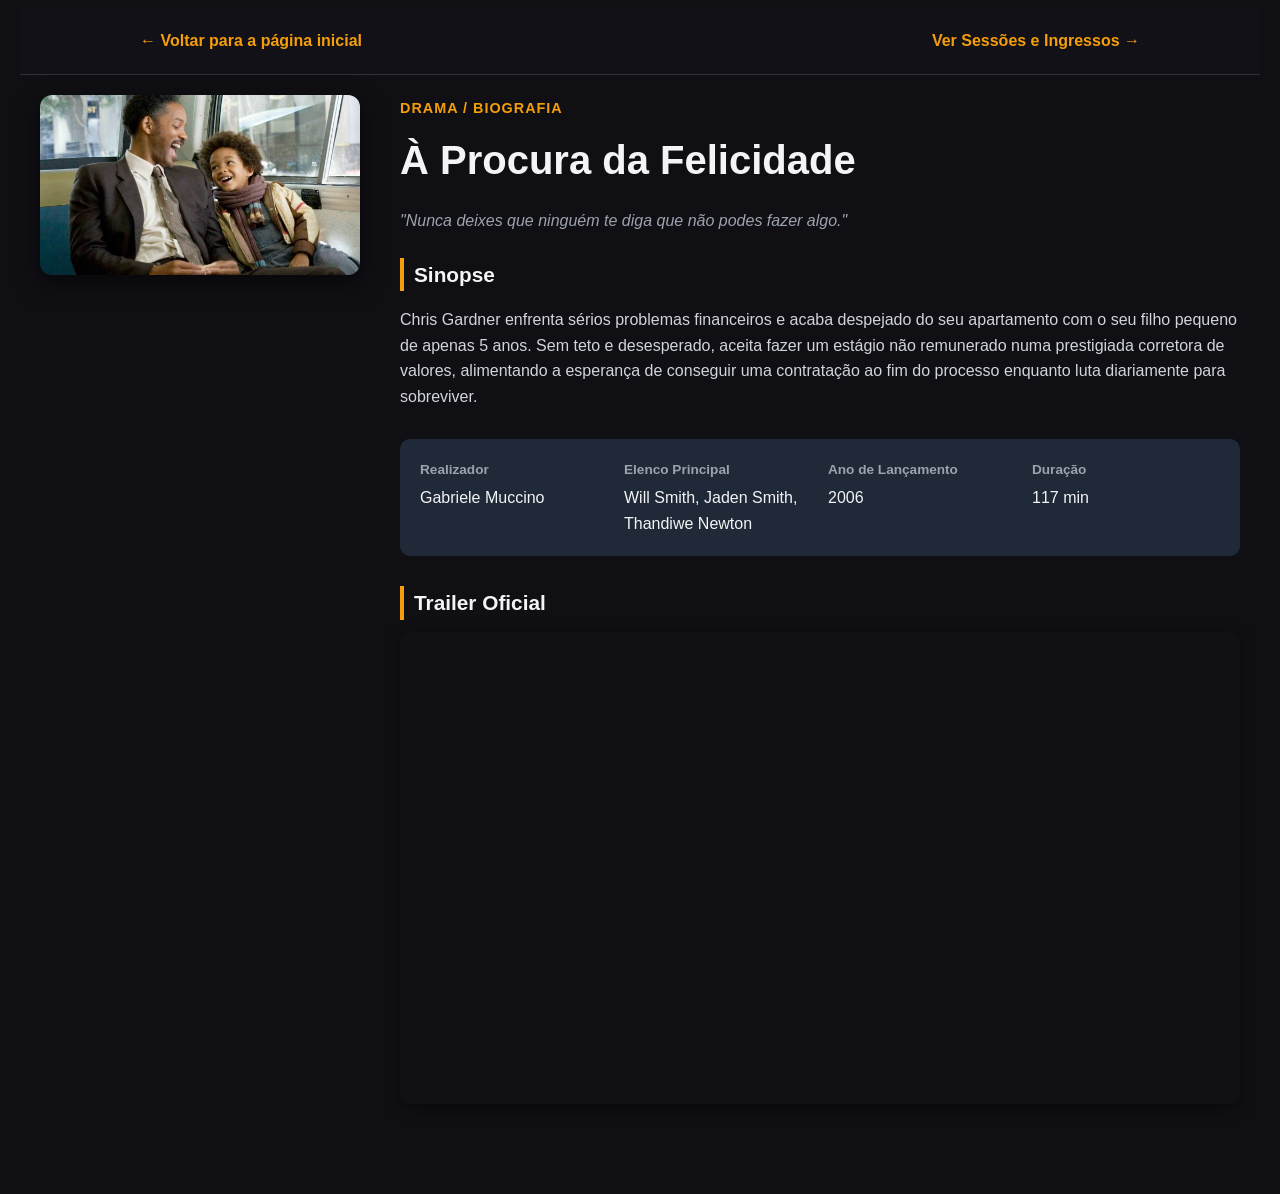
<file: caminhos.html>
<!DOCTYPE html>
<html lang="pt-BR">

<head>
    <meta charset="UTF-8">
    <meta name="viewport" content="width=device-width, initial-scale=1.0">
    <title>Cinemundo - À Procura da Felicidade</title>
    <link rel="stylesheet" href="css/global.css">
    <link rel="stylesheet" href="css/filmes.css">
</head>

<body>

    <!-- Cabeçalho / Botão de Voltar -->
    <header class="header-interno">
        <a href="index.html" class="btn-voltar">&larr; Voltar para a página inicial</a>
        <a href="filmes.html" class="btn-voltar" btn-direita">Ver Sessões e Ingressos &rarr;</a>
    </header>

    <!-- Contentor Principal do Filme -->
    <main class="detalhes-filme-container">

        <!-- Capa do Filme -->
        <div class="capa-filme">
            <img src="img/filme3.jpg" alt="Poster de À Procura da Felicidade">
        </div>

        <!-- Informações do Filme -->
        <section class="info-filme">
            <span class="genero">Drama / Biografia</span>
            <h1>À Procura da Felicidade</h1>
            <p class="tagline">"Nunca deixes que ninguém te diga que não podes fazer algo."</p>

            <!-- Sinopse -->
            <div class="bloco-sinopse">
                <h3>Sinopse</h3>
                <p>
                    Chris Gardner enfrenta sérios problemas financeiros e acaba despejado do seu apartamento com o seu
                    filho pequeno de apenas 5 anos. Sem teto e desesperado, aceita fazer um estágio não remunerado numa
                    prestigiada corretora de valores, alimentando a esperança de conseguir uma contratação ao fim do
                    processo enquanto luta diariamente para sobreviver.
                </p>
            </div>

            <!-- Ficha Técnica -->
            <div class="ficha-tecnica">
                <div class="item-tecnico">
                    <strong>Realizador</strong>
                    <span>Gabriele Muccino</span>
                </div>
                <div class="item-tecnico">
                    <strong>Elenco Principal</strong>
                    <span>Will Smith, Jaden Smith, Thandiwe Newton</span>
                </div>
                <div class="item-tecnico">
                    <strong>Ano de Lançamento</strong>
                    <span>2006</span>
                </div>
                <div class="item-tecnico">
                    <strong>Duração</strong>
                    <span>117 min</span>
                </div>
            </div>

            <!-- Trailer Oficial (YouTube) -->
            <div class="bloco-video">
                <h3>Trailer Oficial</h3>
                <div class="video-container">
                    <iframe src="https://www.youtube.com/embed/dOLlJ2s9dNk" title="Trailer À Procura da Felicidade"
                        frameborder="0"
                        allow="accelerometer; autoplay; clipboard-write; encrypted-media; gyroscope; picture-in-picture; web-share"
                        allowfullscreen>
                    </iframe>
                </div>
            </div>

        </section>

    </main>

</body>

</html>
</file>
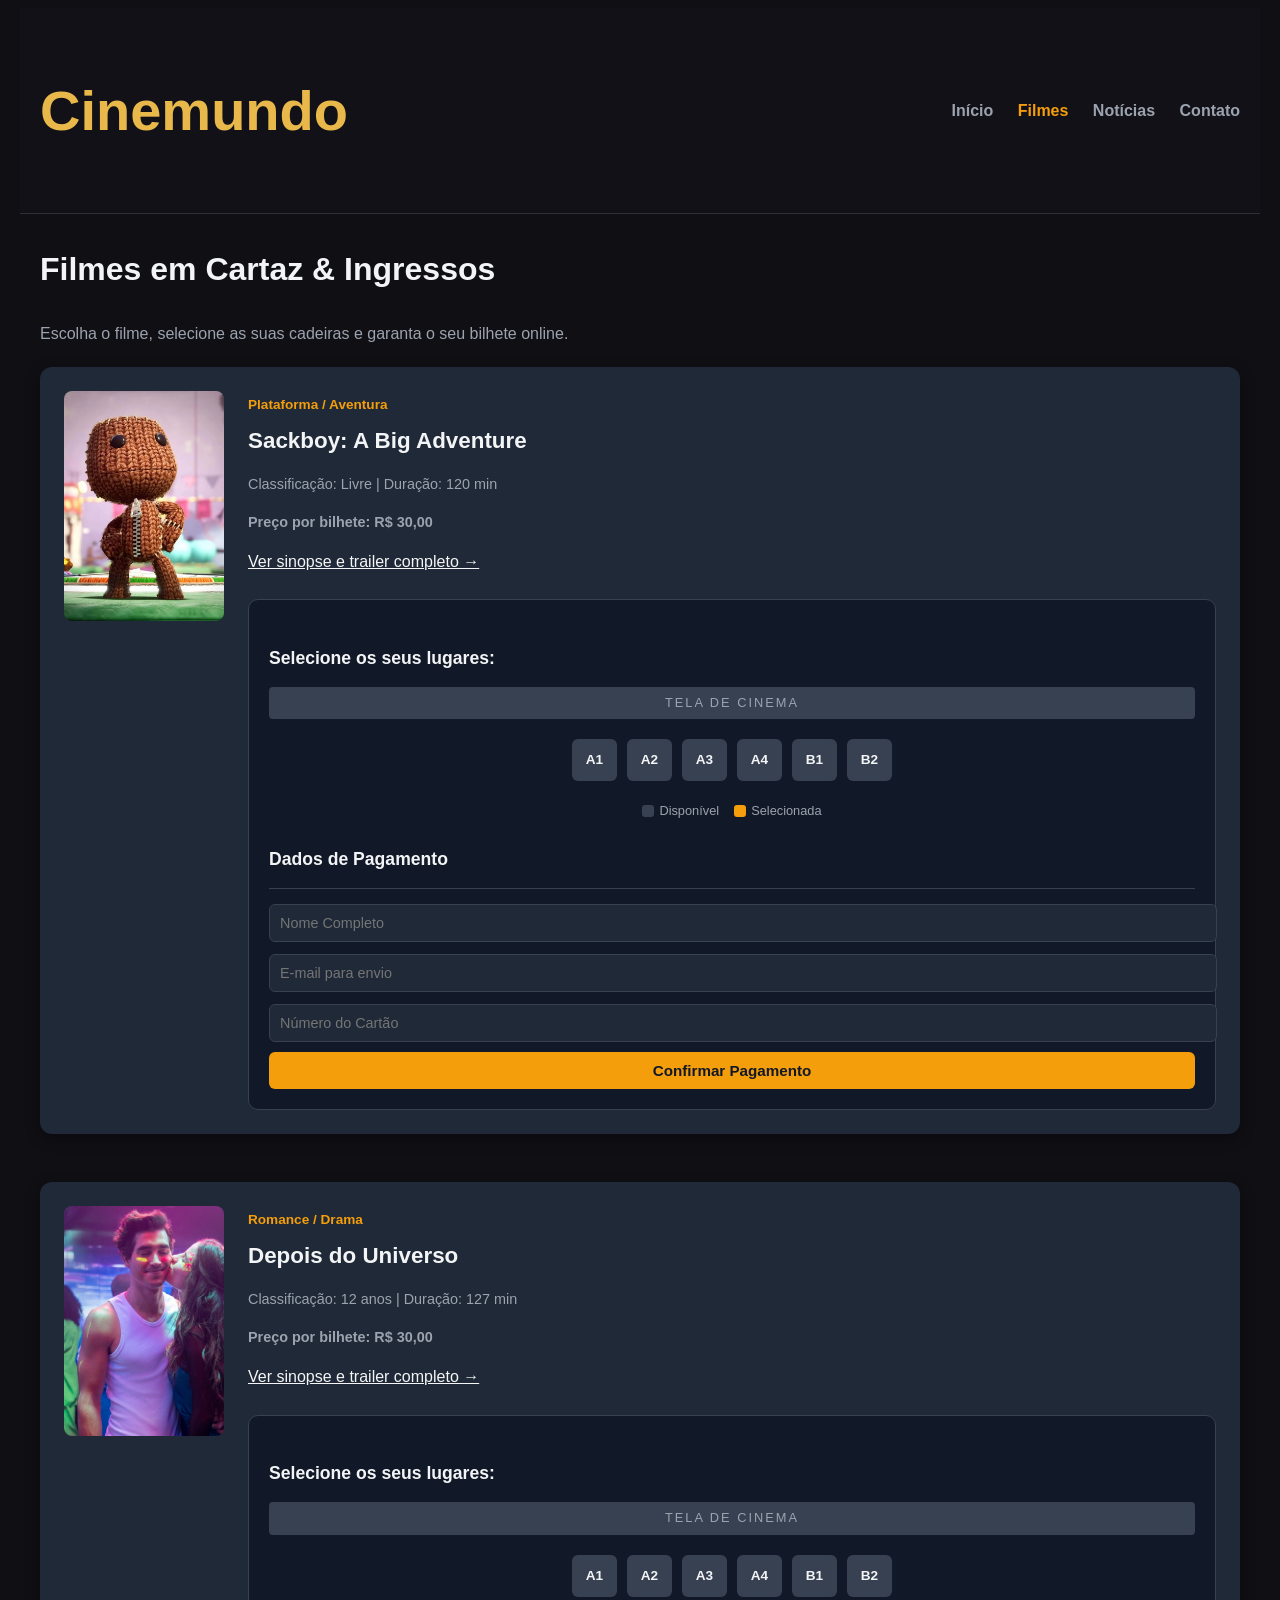
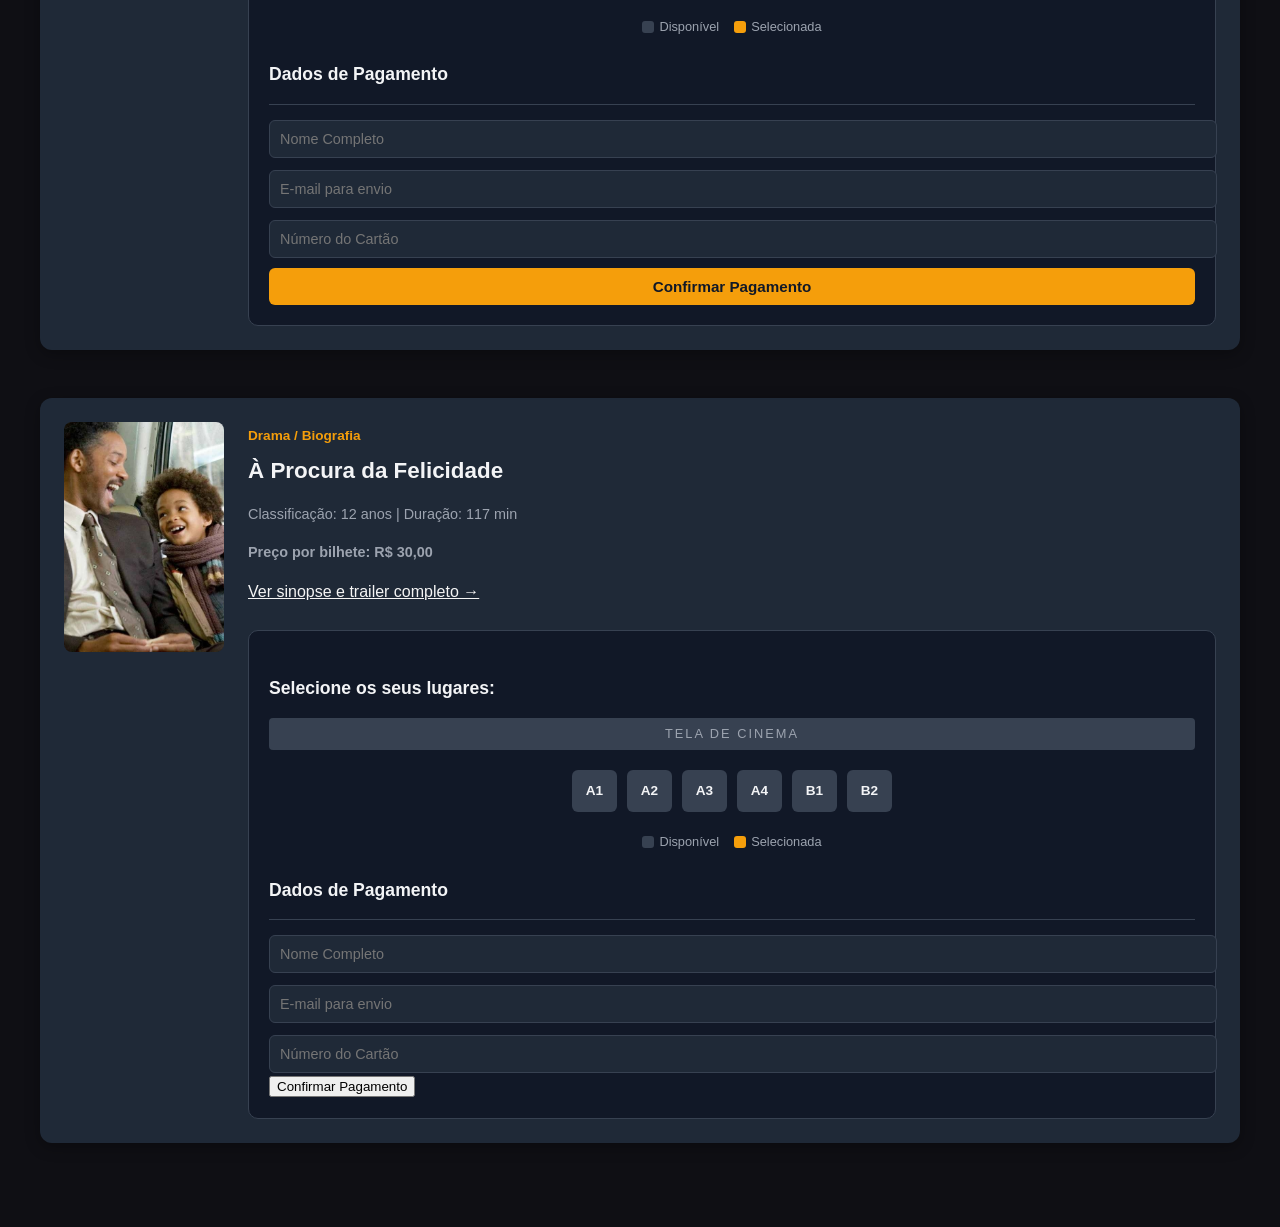
<file: filmes.html>
<!DOCTYPE html>
<html lang="pt-BR">

<head>
    <meta charset="UTF-8">
    <meta name="viewport" content="width=device-width, initial-scale=1.0">
    <title>Cinemundo - Filmes & Ingressos</title>
    <link rel="stylesheet" href="css/global.css">
    <link rel="stylesheet" href="css/home.css">
    <link rel="stylesheet" href="css/filmes.css">
</head>

<body>

    <!-- Cabeçalho com Navegação -->
    <header class="topo-site">
        <div class="logo">
            <h1>Cinemundo</h1>
        </div>
        <nav class="menu-navegacao">
            <a href="index.html">Início</a>
            <a href="filmes.html" class="ativo">Filmes</a>
            <a href="noticias.html">Notícias</a>
            <a href="contato.html">Contato</a>
        </nav>
    </header>

    <main class="container-principal">

        <section class="titulo-pagina">
            <h2>Filmes em Cartaz & Ingressos</h2>
            <p>Escolha o filme, selecione as suas cadeiras e garanta o seu bilhete online.</p>
        </section>

        <!-- Lista de Filmes com Cadeiras e Pagamento -->
        <section class="lista-programacao">

            <!-- Filme 1: Sackboy -->
            <article class="card-programacao-completo">
                <img src="img/filme1.webp" alt="Sackboy: A Big Adventure">
                <div class="detalhes-programacao">
                    <span class="genero">Plataforma / Aventura</span>
                    <h3>Sackboy: A Big Adventure</h3>
                    <p>Classificação: Livre | Duração: 120 min</p>
                    <p class="preco-ingresso">Preço por bilhete: R$ 30,00</p>
                    <a href="jornada.html" class="link-detalhes-extra">Ver sinopse e trailer completo &rarr;</a>

                    <!-- Escolha de Cadeiras (Sem JS) -->
                    <div class="seccao-cadeiras">
                        <h4>Selecione os seus lugares:</h4>
                        <div class="ecra-cinema">TELA DE CINEMA</div>

                        <div class="grelha-cadeiras">
                            <input type="checkbox" id="s1-a1"><label for="s1-a1">A1</label>
                            <input type="checkbox" id="s1-a2"><label for="s1-a2">A2</label>
                            <input type="checkbox" id="s1-a3"><label for="s1-a3">A3</label>
                            <input type="checkbox" id="s1-a4"><label for="s1-a4">A4</label>
                            <input type="checkbox" id="s1-b1"><label for="s1-b1">B1</label>
                            <input type="checkbox" id="s1-b2"><label for="s1-b2">B2</label>
                        </div>

                        <div class="legenda-cadeiras">
                            <div class="legenda-item"><span class="cor-disponivel"></span> Disponível</div>
                            <div class="legenda-item"><span class="cor-selecionada"></span> Selecionada</div>
                        </div>

                        <!-- Formulário de Pagamento -->
                        <div class="card-checkout">
                            <h4>Dados de Pagamento</h4>
                            <form action="#sucesso-pagamento" class="form-pagamento">
                                <input type="text" placeholder="Nome Completo" required>
                                <input type="email" placeholder="E-mail para envio" required>
                                <input type="text" placeholder="Número do Cartão" required>
                            </form>
                             <button type="button" class="btn-comprar"
                                    onclick="this.nextElementSibling.style.display='block'">Confirmar Pagamento</button>
                            <div class="mensagem-sucesso"
                                style="display: none; margin-top: 10px; color: #34d399; font-weight: 600;">
                                🎉 Pagamento aprovado com sucesso!
                            </div>
                        </div>
                    </div>
                </div>

                </div>
            </article>

            <!-- Filme 2: Depois do Universo -->
            <article class="card-programacao-completo">
                <img src="img/filme2.jpg" alt="Depois do Universo">
                <div class="detalhes-programacao">
                    <span class="genero">Romance / Drama</span>
                    <h3>Depois do Universo</h3>
                    <p>Classificação: 12 anos | Duração: 127 min</p>
                    <p class="preco-ingresso">Preço por bilhete: R$ 30,00</p>
                    <a href="universo.html" class="link-detalhes-extra">Ver sinopse e trailer completo &rarr;</a>

                    <div class="seccao-cadeiras">
                        <h4>Selecione os seus lugares:</h4>
                        <div class="ecra-cinema">TELA DE CINEMA</div>

                        <div class="grelha-cadeiras">
                            <input type="checkbox" id="s2-a1"><label for="s2-a1">A1</label>
                            <input type="checkbox" id="s2-a2"><label for="s2-a2">A2</label>
                            <input type="checkbox" id="s2-a3"><label for="s2-a3">A3</label>
                            <input type="checkbox" id="s2-a4"><label for="s2-a4">A4</label>
                            <input type="checkbox" id="s2-b1"><label for="s2-b1">B1</label>
                            <input type="checkbox" id="s2-b2"><label for="s2-b2">B2</label>
                        </div>

                        <div class="legenda-cadeiras">
                            <div class="legenda-item"><span class="cor-disponivel"></span> Disponível</div>
                            <div class="legenda-item"><span class="cor-selecionada"></span> Selecionada</div>
                        </div>

                        <div class="card-checkout">
                            <h4>Dados de Pagamento</h4>
                            <form action="#sucesso-pagamento" class="form-pagamento">
                                <input type="text" placeholder="Nome Completo" required>
                                <input type="email" placeholder="E-mail para envio" required>
                                <input type="text" placeholder="Número do Cartão" required>
                            </form>
                             <button type="button" class="btn-comprar"
                                    onclick="this.nextElementSibling.style.display='block'">Confirmar Pagamento</button>
                            <div class="mensagem-sucesso"
                                style="display: none; margin-top: 10px; color: #34d399; font-weight: 600;">
                                🎉 Pagamento aprovado com sucesso!
                            </div>
                        </div>
                    </div>
                </div>

                </div>
            </article>

            <!-- Filme 3: À Procura da Felicidade -->
            <article class="card-programacao-completo">
                <img src="img/filme3.jpg" alt="À Procura da Felicidade">
                <div class="detalhes-programacao">
                    <span class="genero">Drama / Biografia</span>
                    <h3>À Procura da Felicidade</h3>
                    <p>Classificação: 12 anos | Duração: 117 min</p>
                    <p class="preco-ingresso">Preço por bilhete: R$ 30,00</p>
                    <a href="caminhos.html" class="link-detalhes-extra">Ver sinopse e trailer completo &rarr;</a>

                    <div class="seccao-cadeiras">
                        <h4>Selecione os seus lugares:</h4>
                        <div class="ecra-cinema">TELA DE CINEMA</div>

                        <div class="grelha-cadeiras">
                            <input type="checkbox" id="s3-a1"><label for="s3-a1">A1</label>
                            <input type="checkbox" id="s3-a2"><label for="s3-a2">A2</label>
                            <input type="checkbox" id="s3-a3"><label for="s3-a3">A3</label>
                            <input type="checkbox" id="s3-a4"><label for="s3-a4">A4</label>
                            <input type="checkbox" id="s3-b1"><label for="s3-b1">B1</label>
                            <input type="checkbox" id="s3-b2"><label for="s3-b2">B2</label>
                        </div>

                        <div class="legenda-cadeiras">
                            <div class="legenda-item"><span class="cor-disponivel"></span> Disponível</div>
                            <div class="legenda-item"><span class="cor-selecionada"></span> Selecionada</div>
                        </div>

                        <div class="card-checkout">
                            <h4>Dados de Pagamento</h4>
                            <form action="#sucesso-pagamento" class="form-pagamento">
                                <input type="text" placeholder="Nome Completo" required>
                                <input type="email" placeholder="E-mail para envio" required>
                                <input type="text" placeholder="Número do Cartão" required>
                            </form>
                             <button type="button" class="btn-enviar"
                                    onclick="this.nextElementSibling.style.display='block'">Confirmar Pagamento</button>
                            <div class="mensagem-sucesso"
                                style="display: none; margin-top: 10px; color: #34d399; font-weight: 600;">
                                🎉 Pagamento aprovado com sucesso!
                            </div>
                        </div>
                    </div>
                </div>

                </div>
            </article>

        </section>

    </main>

</body>

</html>
</file>
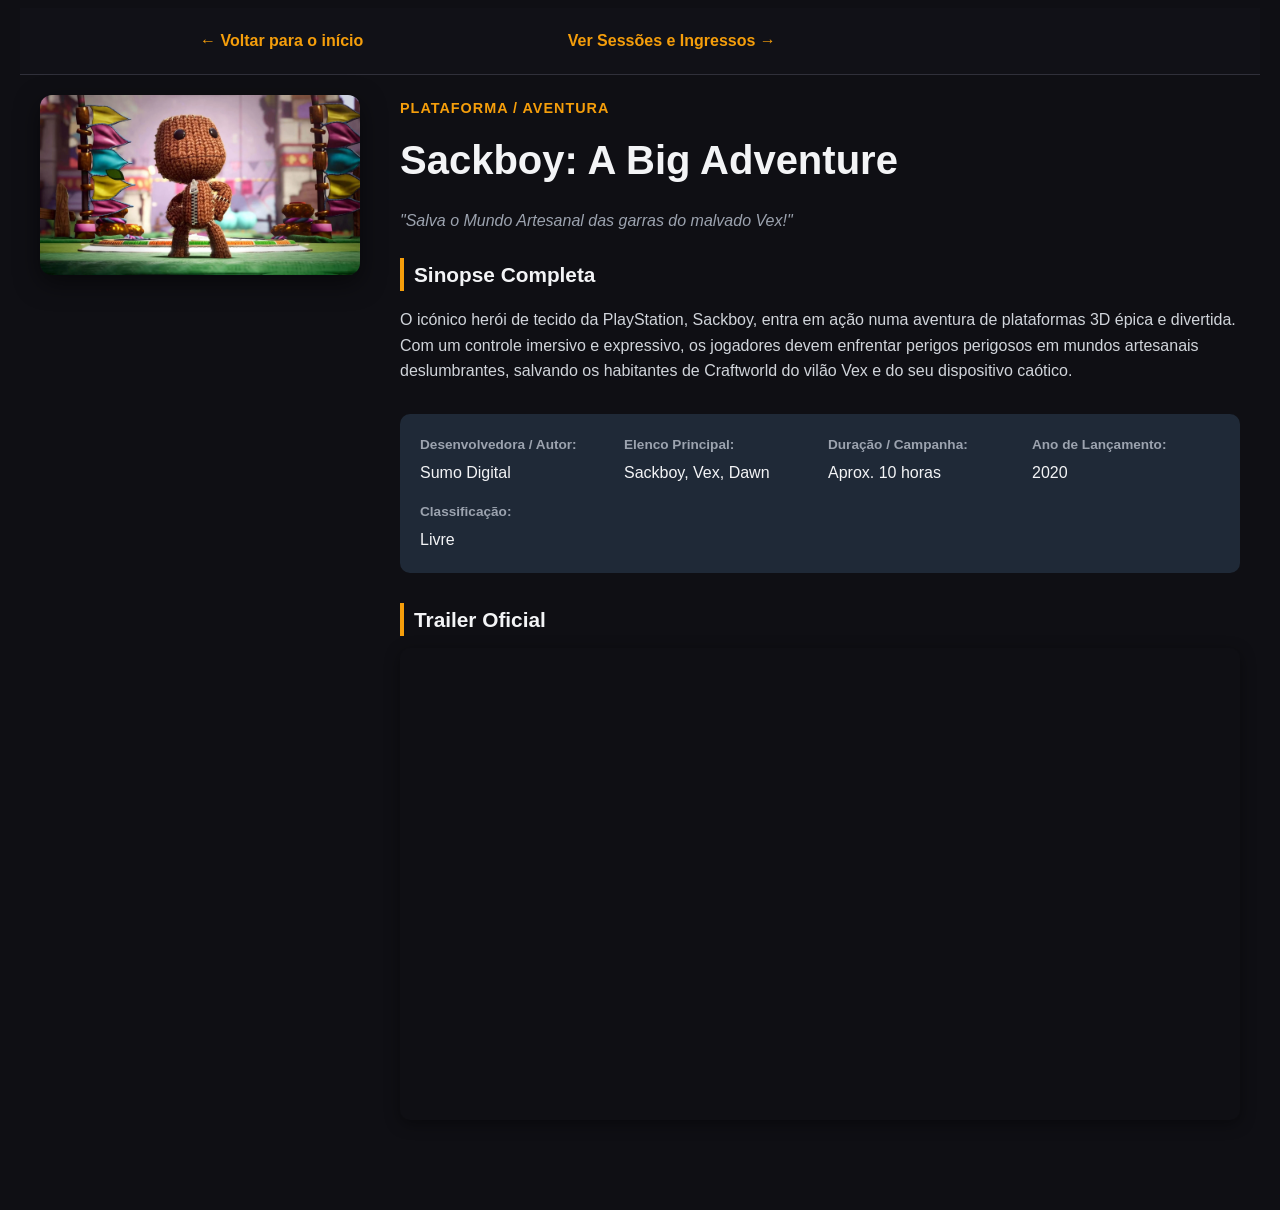
<file: jornada.html>
<!DOCTYPE html>
<html lang="pt-BR">

<head>
    <meta charset="UTF-8">
    <title>Sackboy: A Big Adventure - Portal Cinema</title>
    <link rel="stylesheet" href="css/global.css">
    <link rel="stylesheet" href="css/filmes.css">
</head>

<body>

    <header class="header-interno">
        <div class="container">
            <a href="index.html" class="btn-voltar">&larr; Voltar para o início</a>
            <a href="filmes.html" class="btn-voltar btn-direita">Ver Sessões e Ingressos &rarr;</a>
        </div>
    </header>

    <main class="detalhes-filme-container">
        <!-- Coluna da Esquerda: Capa do Filme/Jogo -->
        <div class="capa-filme">
            <!-- Pode substituir "img/filme1.webp" pela imagem oficial do Sackboy se tiver -->
            <img src="img/filme1.webp" alt="Cartaz de Sackboy: A Big Adventure">
        </div>

        <!-- Coluna da Direita: Informações Detalhadas -->
        <div class="info-filme">
            <span class="genero">Plataforma / Aventura</span>
            <h1>Sackboy: A Big Adventure</h1>

            <p class="tagline">"Salva o Mundo Artesanal das garras do malvado Vex!"</p>

            <div class="bloco-sinopse">
                <h3>Sinopse Completa</h3>
                <p>
                    O icónico herói de tecido da PlayStation, Sackboy, entra em ação numa aventura de plataformas 3D
                    épica e divertida. Com um controle imersivo e expressivo, os jogadores devem enfrentar perigos
                    perigosos em mundos artesanais deslumbrantes, salvando os habitantes de Craftworld do vilão Vex e do
                    seu dispositivo caótico.
                </p>
            </div>

            <!-- Ficha Técnica -->
            <div class="ficha-tecnica">
                <div class="item-tecnico">
                    <strong>Desenvolvedora / Autor:</strong>
                    <span>Sumo Digital</span>
                </div>
                <div class="item-tecnico">
                    <strong>Elenco Principal:</strong>
                    <span>Sackboy, Vex, Dawn</span>
                </div>
                <div class="item-tecnico">
                    <strong>Duração / Campanha:</strong>
                    <span>Aprox. 10 horas</span>
                </div>
                <div class="item-tecnico">
                    <strong>Ano de Lançamento:</strong>
                    <span>2020</span>
                </div>
                <div class="item-tecnico">
                    <strong>Classificação:</strong>
                    <span>Livre</span>
                </div>
            </div>

            <div class="bloco-video">
                <h3>Trailer Oficial</h3>
                <div class="video-container">
                    <iframe src="https://www.youtube.com/embed/ZOk3fj5ujNM" title="Trailer Uma Grande Jornada"
                        frameborder="0"
                        allow="accelerometer; autoplay; clipboard-write; encrypted-media; gyroscope; picture-in-picture"
                        allowfullscreen>
                    </iframe>
                </div>
            </div>

        </div>
    </main>

</body>

</html>
</file>
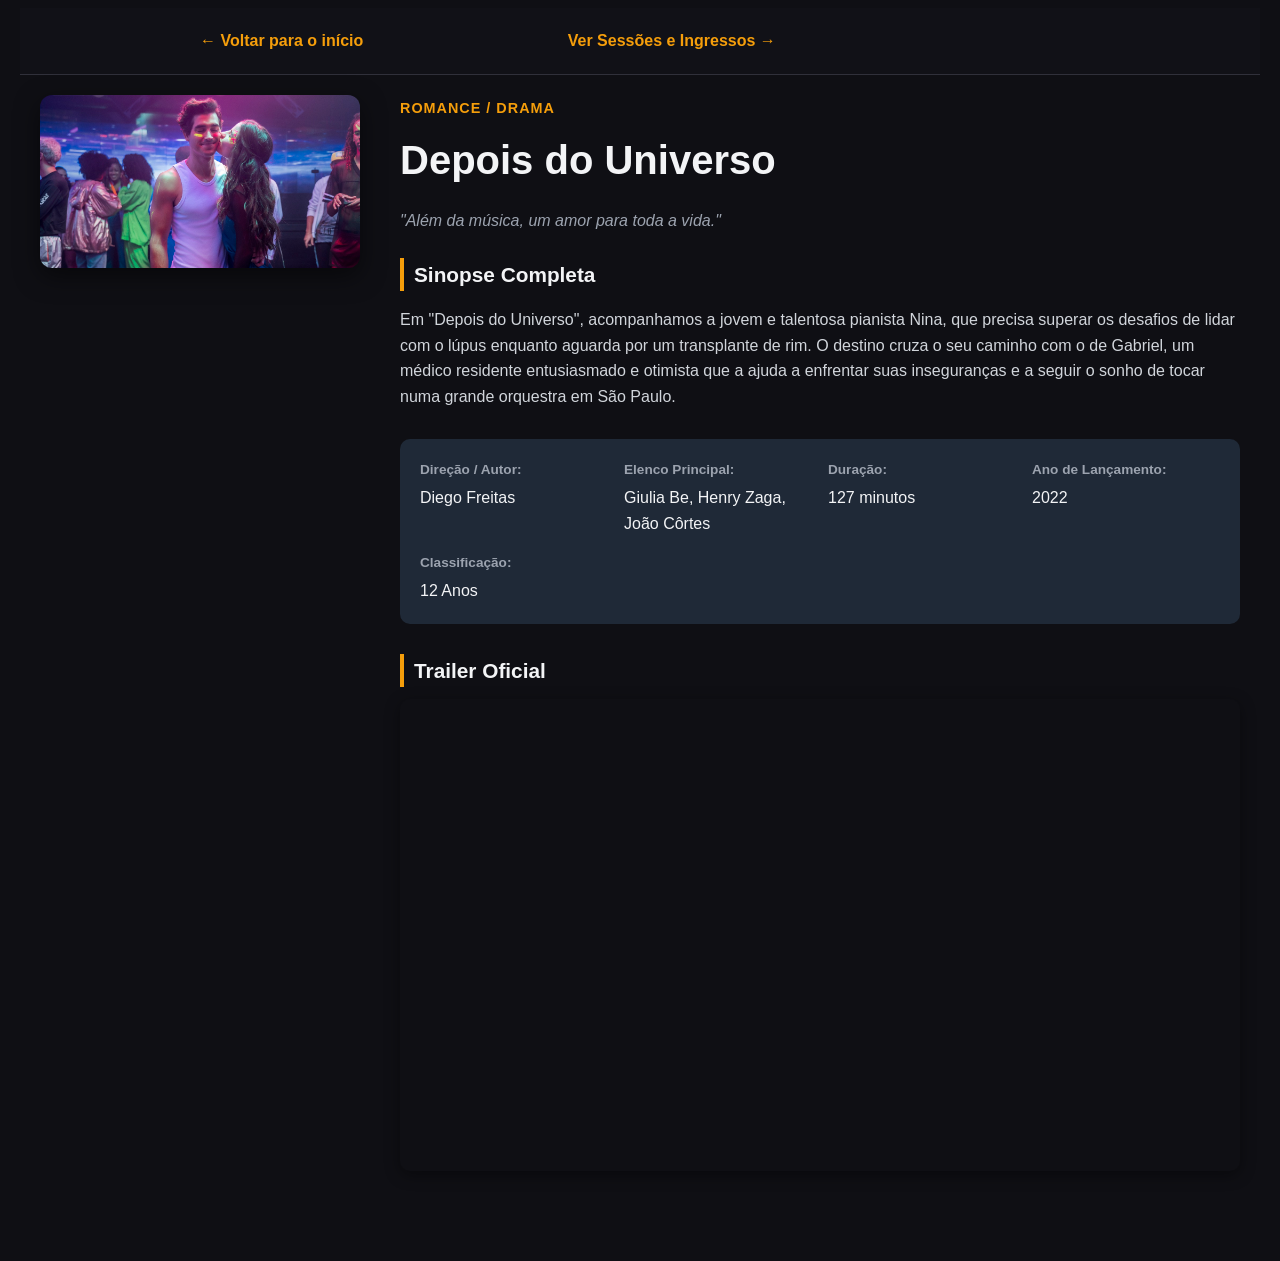
<file: universo.html>
<!DOCTYPE html>
<html lang="pt-BR">

<head>
    <meta charset="UTF-8">
    <title>Depois do Universo - Portal Cinema</title>
    <link rel="stylesheet" href="css/global.css">
    <link rel="stylesheet" href="css/filmes.css">
</head>

<body>

    <header class="header-interno">
        <div class="container">
            <a href="index.html" class="btn-voltar">&larr; Voltar para o início</a>
            <a href="filmes.html" class="btn-voltar btn-direita">Ver Sessões e Ingressos &rarr;</a>
        </div>
    </header>

    <main class="detalhes-filme-container">
        <!-- Coluna da Esquerda: Capa do Filme -->
        <div class="capa-filme">
            <img src="img/filme2.jpg" alt="Cartaz do filme Depois do Universo">
        </div>

        <!-- Coluna da Direita: Informações Detalhadas -->
        <div class="info-filme">
            <span class="genero">Romance / Drama</span>
            <h1>Depois do Universo</h1>

            <p class="tagline">"Além da música, um amor para toda a vida."</p>

            <div class="bloco-sinopse">
                <h3>Sinopse Completa</h3>
                <p>
                    Em "Depois do Universo", acompanhamos a jovem e talentosa pianista Nina, que precisa superar os
                    desafios de lidar com o lúpus enquanto aguarda por um transplante de rim. O destino cruza o seu
                    caminho com o de Gabriel, um médico residente entusiasmado e otimista que a ajuda a enfrentar suas
                    inseguranças e a seguir o sonho de tocar numa grande orquestra em São Paulo.
                </p>
            </div>

            <!-- Ficha Técnica -->
            <div class="ficha-tecnica">
                <div class="item-tecnico">
                    <strong>Direção / Autor:</strong>
                    <span>Diego Freitas</span>
                </div>
                <div class="item-tecnico">
                    <strong>Elenco Principal:</strong>
                    <span>Giulia Be, Henry Zaga, João Côrtes</span>
                </div>
                <div class="item-tecnico">
                    <strong>Duração:</strong>
                    <span>127 minutos</span>
                </div>
                <div class="item-tecnico">
                    <strong>Ano de Lançamento:</strong>
                    <span>2022</span>
                </div>
                <div class="item-tecnico">
                    <strong>Classificação:</strong>
                    <span>12 Anos</span>
                </div>
            </div>

            <!-- Vídeo do Trailer -->
            <div class="bloco-video">
                <h3>Trailer Oficial</h3>
                <div class="video-container">
                    <!-- ID do trailer oficial de Depois do Universo no YouTube -->
                    <iframe src="https://www.youtube.com/embed/8OkqLOe_mZI" title="Trailer Depois do Universo"
                        frameborder="0"
                        allow="accelerometer; autoplay; clipboard-write; encrypted-media; gyroscope; picture-in-picture"
                        allowfullscreen>
                    </iframe>
                </div>
            </div>

        </div>
    </main>

</body>

</html>
</file>
<file: css/global.css>
/* VARIÁVEIS */

:root {
    --fundo: #0f0f14;
    --fundo-secundario: #181820;
    --cartao: #20202a;
    --texto: #f5f5f5;
    --texto-secundario: #b8b8c2;
    --destaque: #e8b84b;
    --borda: #30303a;

    --largura: 1200px;
}

/* CONFIGURAÇÕES GERAIS */

body {
    font-family: Arial, Helvetica, sans-serif;
    background-color: var(--fundo);
    color: var(--texto);
    line-height: 1.6;
}

.container {
    width: 90%;
    max-width: var(--largura);
    margin: 0 auto;
}

a {
    color: inherit;
}

/* CABEÇALHO */

header {
    background-color: #111117;
    border-bottom: 1px solid var(--borda);
}

.cabecalho {
    min-height: 80px;
    display: flex;
    align-items: center;
    justify-content: space-between;
    gap: 30px;
}

.logo {
    font-size: 28px;
    font-weight: bold;
    color: var(--destaque);
}

nav ul {
    display: flex;
    align-items: center;
    gap: 30px;
}

nav a {
    color: var(--texto-secundario);
    transition: 0.3s;
}

nav a:hover {
    color: var(--destaque);
}

/* CATEGORIA */

.categoria {
    color: var(--destaque);
    font-size: 13px;
    font-weight: bold;
    letter-spacing: 1px;
}

/* BOTÃO */

.botao {
    display: inline-block;
    background-color: var(--destaque);
    color: #111117;
    padding: 13px 24px;
    border-radius: 6px;
    font-weight: bold;
    transition: 0.3s;
}

.botao:hover {
    transform: translateY(-2px);
    opacity: 0.9;
}

/* TÍTULOS DE PÁGINA */

.cabecalho-pagina {
    background-color: var(--fundo-secundario);
    padding: 70px 0;
}

.cabecalho-pagina h1 {
    font-size: 44px;
    margin: 10px 0;
}

.cabecalho-pagina p {
    color: var(--texto-secundario);
}

/* SEÇÃO */

.secao {
    padding: 80px 0;
}

/* RODAPÉ */

footer {
    background-color: #111117;
    border-top: 1px solid var(--borda);
}

.rodape {
    min-height: 100px;
    display: flex;
    justify-content: space-between;
    align-items: center;
    gap: 20px;
}

.rodape p {
    color: var(--texto-secundario);
    font-size: 14px;
}

/* RESPONSIVIDADE GLOBAL */

@media (max-width: 768px) {

    .cabecalho {
        flex-direction: column;
        padding: 20px 0;
    }

    nav ul {
        flex-wrap: wrap;
        justify-content: center;
        gap: 15px;
    }

    .rodape {
        flex-direction: column;
        justify-content: center;
        text-align: center;
        padding: 25px 0;
    }
}

@media (max-width: 480px) {

    .container {
        width: 92%;
    }

    .logo {
        font-size: 24px;
    }

    .cabecalho-pagina h1 {
        font-size: 36px;
    }
}
</file>
<file: css/filmes.css>
/* ==========================================
   ESTILOS DAS PÁGINAS DE FILMES (filmes.css)
   ================================---------- */

/* ------------------------------------------
   1. CABEÇALHO INTERNO E NAVEGAÇÃO
   ------------------------------------------ */
.header-interno, .topo-site {
  max-width: 1200px;
  margin: 0 auto;
  padding: 20px;
  display: flex;
  justify-content: space-between;
  align-items: center;
}

.btn-voltar {
  display: inline-block;
  color: #f59e0b;
  text-decoration: none;
  font-weight: 600;
  transition: transform 0.2s ease, color 0.2s ease;
}

.btn-voltar:hover {
  color: #fbbf24;
  transform: translateX(-4px);
}

.menu-navegacao a {
  color: #9ca3af;
  text-decoration: none;
  margin-left: 20px;
  font-weight: 600;
  transition: color 0.2s;
}

.menu-navegacao a:hover,
.menu-navegacao a.ativo {
  color: #f59e0b;
}


/* ------------------------------------------
   2. ABA GERAL DE FILMES (filmes.html)
   ------------------------------------------ */
.titulo-pagina {
  max-width: 1200px;
  margin: 30px auto 20px auto;
  padding: 0 20px;
}

.titulo-pagina h2 {
  color: #f3f4f6;
  font-size: 2rem;
}

.titulo-pagina p {
  color: #9ca3af;
  margin-top: 6px;
}

.lista-programacao {
  max-width: 1200px;
  margin: 0 auto 60px auto;
  padding: 0 20px;
  display: flex;
  flex-direction: column;
  gap: 24px;
}

.card-programacao {
  background-color: #1f2937;
  border-radius: 12px;
  padding: 20px;
  display: flex;
  gap: 24px;
  align-items: center;
  box-shadow: 0 4px 15px rgba(0, 0, 0, 0.3);
  transition: transform 0.2s ease;
}

.card-programacao:hover {
  transform: translateY(-3px);
}

.card-programacao img {
  width: 130px;
  height: 185px;
  object-fit: cover;
  border-radius: 8px;
  display: block;
}

.detalhes-programacao {
  flex: 1;
}

.detalhes-programacao .genero {
  color: #f59e0b;
  font-size: 0.85rem;
  font-weight: 600;
}

.detalhes-programacao h3 {
  color: #f3f4f6;
  font-size: 1.4rem;
  margin: 6px 0;
}

.detalhes-programacao p {
  color: #9ca3af;
  font-size: 0.9rem;
  margin-bottom: 15px;
}

.horarios-disponiveis strong {
  display: block;
  color: #d1d5db;
  margin-bottom: 8px;
  font-size: 0.9rem;
}

.lista-botoes {
  display: flex;
  gap: 10px;
  margin-bottom: 18px;
  flex-wrap: wrap;
}


/* ------------------------------------------
   3. PÁGINAS INDIVIDUAIS DE DETALHES
   ------------------------------------------ */
.detalhes-filme-container {
  max-width: 1200px;
  margin: 20px auto 60px auto;
  padding: 0 20px;
  display: grid;
  grid-template-columns: 320px 1fr;
  gap: 40px;
}

.capa-filme img {
  width: 100%;
  border-radius: 12px;
  box-shadow: 0 8px 25px rgba(0, 0, 0, 0.5);
  object-fit: cover;
  display: block;
}

.info-filme .genero {
  color: #f59e0b;
  font-weight: 600;
  font-size: 0.9rem;
  text-transform: uppercase;
  letter-spacing: 1px;
}

.info-filme h1 {
  font-size: 2.5rem;
  color: #f3f4f6;
  margin: 8px 0;
}

.info-filme .tagline {
  font-style: italic;
  color: #9ca3af;
  margin-bottom: 24px;
}

.bloco-sinopse, .ficha-tecnica, .bloco-video {
  margin-bottom: 30px;
}

.bloco-sinopse h3, .bloco-video h3 {
  color: #f3f4f6;
  font-size: 1.3rem;
  margin-bottom: 12px;
  border-left: 4px solid #f59e0b;
  padding-left: 10px;
}

.bloco-sinopse p {
  color: #d1d5db;
  line-height: 1.6;
}

/* Ficha Técnica */
.ficha-tecnica {
  display: grid;
  grid-template-columns: repeat(auto-fit, minmax(180px, 1fr));
  gap: 16px;
  background-color: #1f2937;
  padding: 20px;
  border-radius: 10px;
}

.item-tecnico strong {
  display: block;
  color: #9ca3af;
  font-size: 0.85rem;
  margin-bottom: 4px;
}

.item-tecnico span {
  color: #f3f4f6;
  font-weight: 500;
}

/* Vídeo Responsivo (iFrame do YouTube) */
.video-container {
  position: relative;
  padding-bottom: 56.25%; /* Proporção 16:9 */
  height: 0;
  overflow: hidden;
  border-radius: 10px;
  box-shadow: 0 4px 15px rgba(0, 0, 0, 0.4);
}

.video-container iframe {
  position: absolute;
  top: 0;
  left: 0;
  width: 100%;
  height: 100%;
}


/* ------------------------------------------
   4. COMPONENTES DE BOTÕES E INGRESSOS
   ------------------------------------------ */
.btn-horario {
  background-color: #111827;
  color: #f3f4f6;
  padding: 8px 16px;
  border-radius: 6px;
  text-decoration: none;
  font-weight: 600;
  border: 1px solid #374151;
  transition: all 0.2s ease;
}

.btn-horario.ativo, .btn-horario:hover {
  border-color: #f59e0b;
  color: #f59e0b;
  background-color: #1f2937;
}

.btn-comprar {
  display: inline-block;
  background-color: #f59e0b;
  color: #111827;
  padding:}

  /* ==========================================
   SISTEMA DE CADEIRAS E PAGAMENTO (SEM JS)
   ================================---------- */

.seccao-cadeiras {
  margin-top: 25px;
  background-color: #111827;
  padding: 20px;
  border-radius: 10px;
  border: 1px solid #374151;
}

.seccao-cadeiras h4 {
  color: #f3f4f6;
  margin-bottom: 15px;
  font-size: 1.1rem;
}

.ecra-cinema {
  background-color: #374151;
  color: #9ca3af;
  text-align: center;
  padding: 6px;
  border-radius: 4px;
  font-size: 0.8rem;
  margin-bottom: 20px;
  letter-spacing: 2px;
}

/* Grelha de Cadeiras usando Checkboxes escondidos */
.grelha-cadeiras {
  display: grid;
  grid-template-columns: repeat(6, 1fr);
  gap: 10px;
  max-width: 320px;
  margin: 0 auto 20px auto;
}

/* Esconde o checkbox real */
.grelha-cadeiras input[type="checkbox"] {
  display: none;
}

/* Estilo do botão da cadeira (o label funciona como o botão clicável) */
.grelha-cadeiras label {
  background-color: #374151;
  color: #f3f4f6;
  text-align: center;
  padding: 10px 0;
  border-radius: 6px;
  cursor: pointer;
  font-weight: 600;
  font-size: 0.85rem;
  transition: background-color 0.2s, transform 0.1s;
  display: block;
}

.grelha-cadeiras label:hover {
  background-color: #4b5563;
}

/* Mágica do CSS: quando o checkbox for marcado, o label muda de cor automaticamente! */
.grelha-cadeiras input[type="checkbox"]:checked + label {
  background-color: #f59e0b;
  color: #111827;
}

/* Legenda */
.legenda-cadeiras {
  display: flex;
  justify-content: center;
  gap: 15px;
  font-size: 0.8rem;
  color: #9ca3af;
  margin-bottom: 20px;
}

.legenda-item {
  display: flex;
  align-items: center;
  gap: 5px;
}

.cor-disponivel { width: 12px; height: 12px; background: #374151; border-radius: 3px; }
.cor-selecionada { width: 12px; height: 12px; background: #f59e0b; border-radius: 3px; }

/* Formulário de Pagamento */
.form-pagamento {
  display: flex;
  flex-direction: column;
  gap: 12px;
  margin-top: 15px;
  border-top: 1px solid #374151;
  padding-top: 15px;
}

.form-pagamento input {
  width: 100%;
  padding: 10px;
  background-color: #1f2937;
  border: 1px solid #374151;
  color: #f3f4f6;
  border-radius: 6px;
  font-size: 0.9rem;
}

.card-programacao-completo {
  background-color: #1f2937;
  border-radius: 12px;
  padding: 24px;
  display: flex;
  gap: 24px;
  align-items: flex-start;
  box-shadow: 0 4px 15px rgba(0, 0, 0, 0.3);
  margin-bottom: 24px;
}

/* Tamanho fixo e padronizado para todas as capas de filmes */
.card-programacao-completo img {
  width: 160px;
  height: 230px;
  object-fit: cover;
  border-radius: 8px;
  flex-shrink: 0;
  display: block;
}

/* Ajuste para telemóveis (imagens centralizadas e proporcionais) */
@media (max-width: 768px) {
  .card-programacao-completo {
    flex-direction: column;
    align-items: center;
    text-align: center;
  }

  .card-programacao-completo img {
    width: 140px;
    height: 200px;
  }
}

.header-interno {
  display: flex;
  align-items: center;
  max-width: 1200px;
  margin: 0 auto;
  padding: 20px;
}

.btn-voltar {
  color: #f59e0b; /* Cor Laranja */
  text-decoration: none;
  font-weight: 600;
  font-size: 1rem;
  transition: transform 0.2s ease, color 0.2s ease;
  padding: 0px 100px;
}

.btn-voltar:hover {
  color: #fbbf24; /* Laranja mais claro ao passar o rato */
}

/* Empurra o botão com a flecha para a extrema-direita */
.btn-direita {
  margin-left: auto;
}
.preco-ingresso {
  color: #f59e0b;
  font-weight: 600;
  font-size: 0.95rem;
  margin: 8px 0 12px 0;
}

.mensagem-sucesso {
  display: none;
  margin-top: 15px;
  padding: 12px;
  background-color: #065f46;
  color: #34d399;
  border: 1px solid #10b981;
  border-radius: 6px;
  font-size: 0.9rem;
  font-weight: 600;
  text-align: center;
}

.btn-comprar {
  background-color: #f59e0b;
  color: #111827;
  padding: 10px 16px;
  border-radius: 6px;
  border: none;
  font-weight: 600;
  font-size: 0.95rem;
  cursor: pointer;
  transition: background-color 0.2s ease, transform 0.2s ease;
  width: 100%;
  margin-top: 10px;
}

.btn-comprar:hover {
  background-color: #fbbf24;
  transform: translateY(-1px);
}
</file>
<file: css/home.css>
/* ==========================================
   ESTILOS DA PÁGINA INICIAL (home.css)
   ================================---------- */

/* 1. Banner Principal (Logo abaixo de Cinemundo) */
.banner-destaque {
  position: relative;
  width: 100%;
  height: 420px;
  background-color: #111827;
  overflow: hidden;
  margin-bottom: 40px;
}

.banner-destaque img {
  width: 100%;
  height: 100%;
  object-fit: cover;
  object-position: center;
  opacity: 0.55; /* Deixa a imagem um pouco mais escura para destacar o texto */
  display: block;
}

.banner-conteudo {
  position: absolute;
  bottom: 0;
  left: 0;
  right: 0;
  padding: 40px 30px;
  background: linear-gradient(to top, rgba(17, 24, 39, 0.95), transparent);
  max-width: 1200px;
  margin: 0 auto;
}

.banner-conteudo h1 {
  font-size: 2.5rem;
  color: #f3f4f6;
  margin-bottom: 10px;
}

.banner-conteudo p {
  font-size: 1.1rem;
  color: #d1d5db;
  max-width: 650px;
  line-height: 1.5;
}


/* 2. Secção de Filmes em Destaque (Grelha de Cards) */
.filmes-destaque {
  max-width: 1200px;
  margin: 0 auto 60px auto;
  padding: 0 20px;
}

.filmes-destaque h2 {
  font-size: 1.8rem;
  color: #f3f4f6;
  margin-bottom: 24px;
}

.grid-cards {
  display: grid;
  grid-template-columns: repeat(auto-fit, minmax(280px, 1fr));
  gap: 30px;
}

.card-filme {
  background-color: #1f2937;
  border-radius: 12px;
  overflow: hidden;
  box-shadow: 0 4px 15px rgba(0, 0, 0, 0.3);
  transition: transform 0.3s ease, box-shadow 0.3s ease;
  display: flex;
  flex-direction: column;
}

.card-filme:hover {
  transform: translateY(-5px);
  box-shadow: 0 10px 25px rgba(0, 0, 0, 0.5);
}

.card-filme img {
  width: 100%;
  height: 250px;
  object-fit: cover;
  display: block;
}

.card-conteudo {
  padding: 20px;
  display: flex;
  flex-direction: column;
  flex: 1;
}

.card-conteudo .genero {
  display: inline-block;
  color: #f59e0b;
  font-size: 0.85rem;
  font-weight: 600;
  margin-bottom: 8px;
}

.card-conteudo h3 {
  font-size: 1.25rem;
  color: #f3f4f6;
  margin-bottom: 10px;
}

.card-conteudo p {
  font-size: 0.95rem;
  color: #9ca3af;
  line-height: 1.5;
  margin-bottom: 20px;
  flex: 1;
}

.btn-detalhes {
  display: inline-block;
  color: #f59e0b;
  font-weight: 600;
  text-decoration: none;
  transition: color 0.3s ease, transform 0.2s ease;
}

.btn-detalhes:hover {
  color: #fbbf24;
  transform: translateX(4px);
}


/* Responsividade para telemóveis */
@media (max-width: 768px) {
  .banner-destaque {
    height: 300px;
  }
  .banner-conteudo h1 {
    font-size: 1.8rem;
  }
}
</file>
